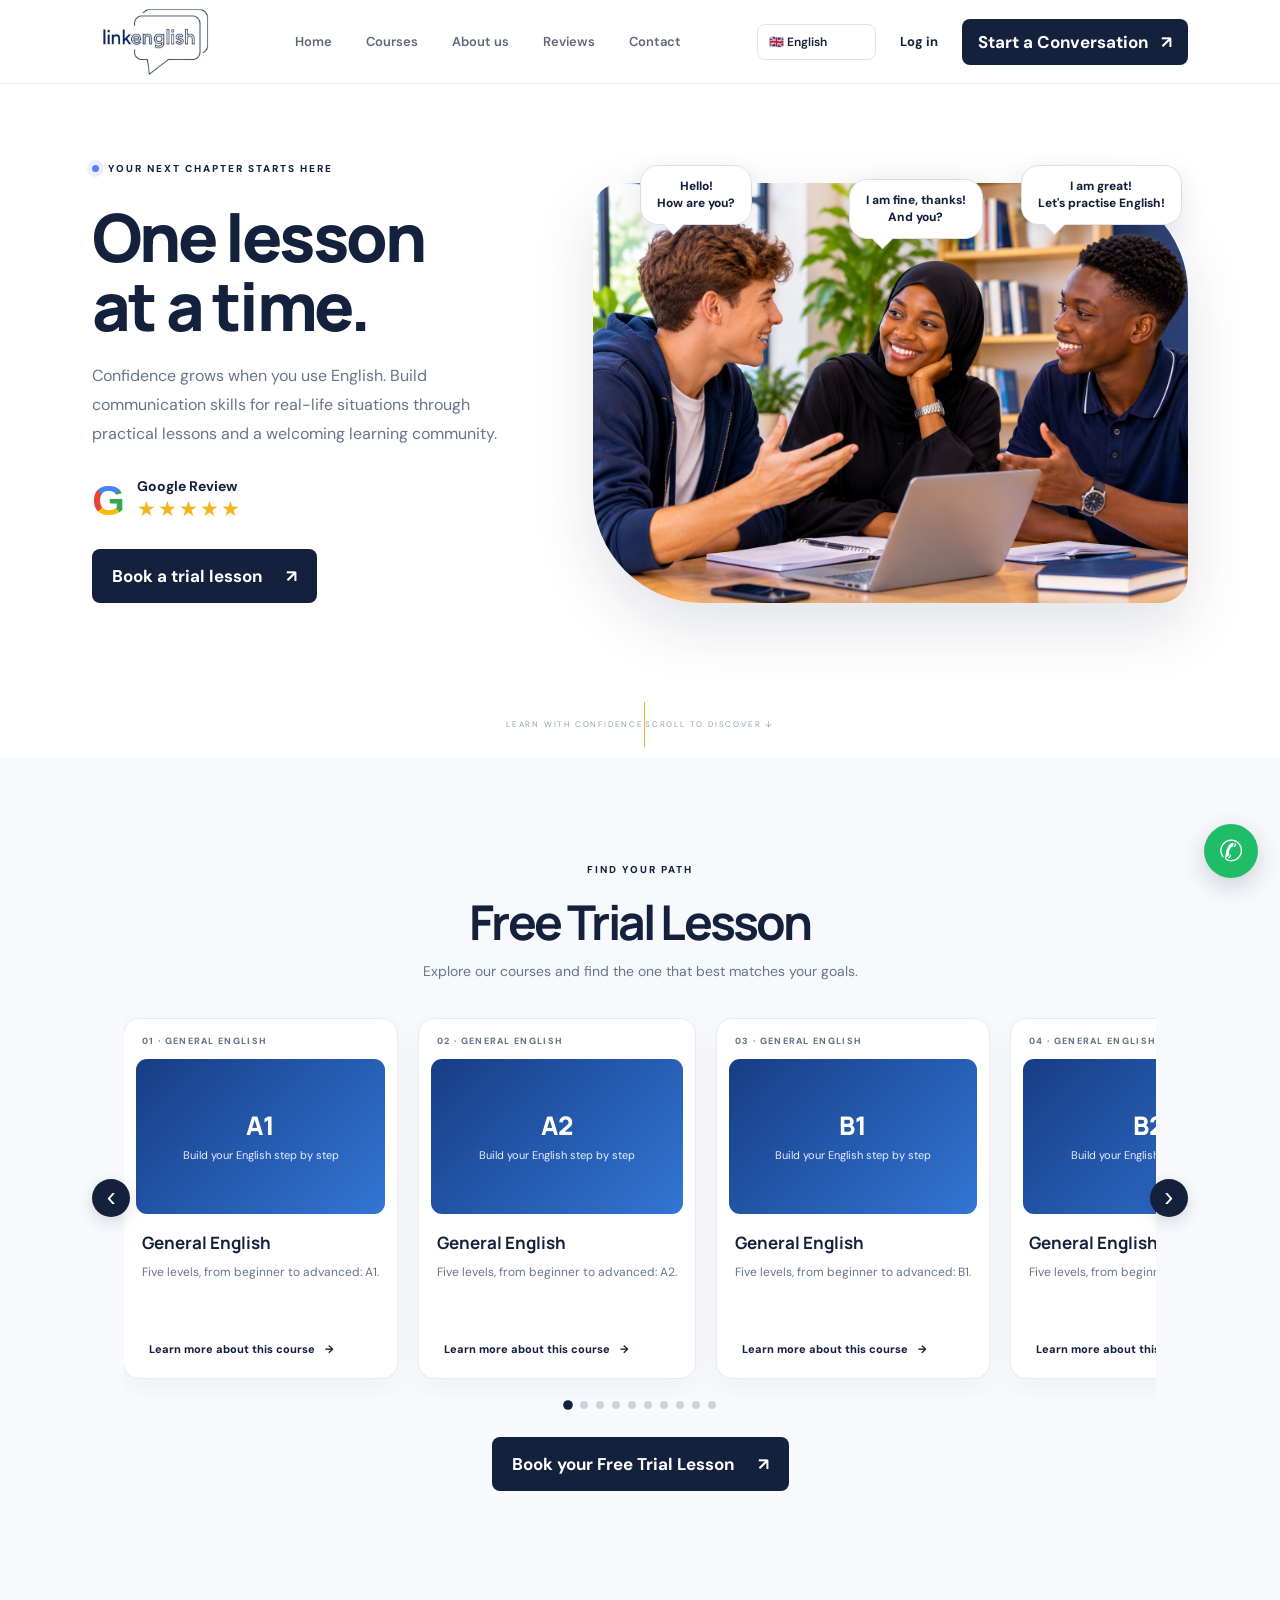
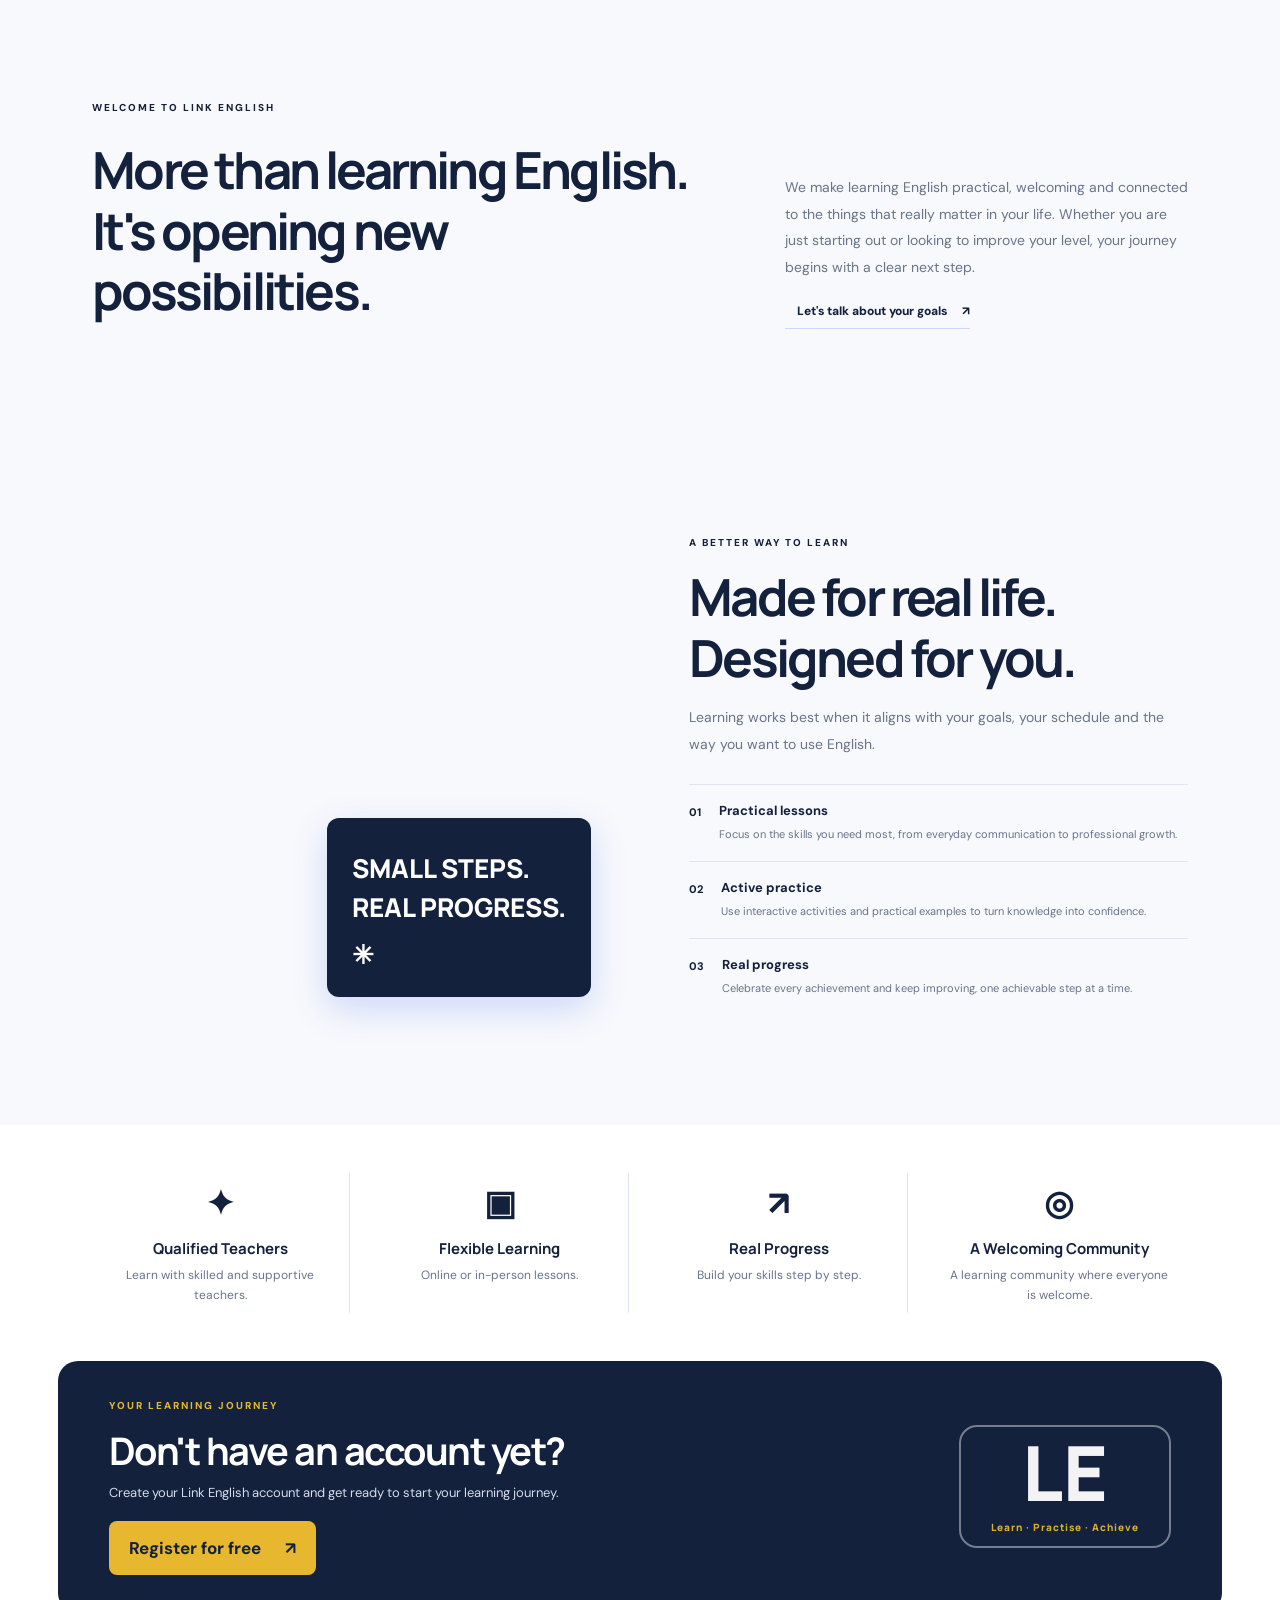
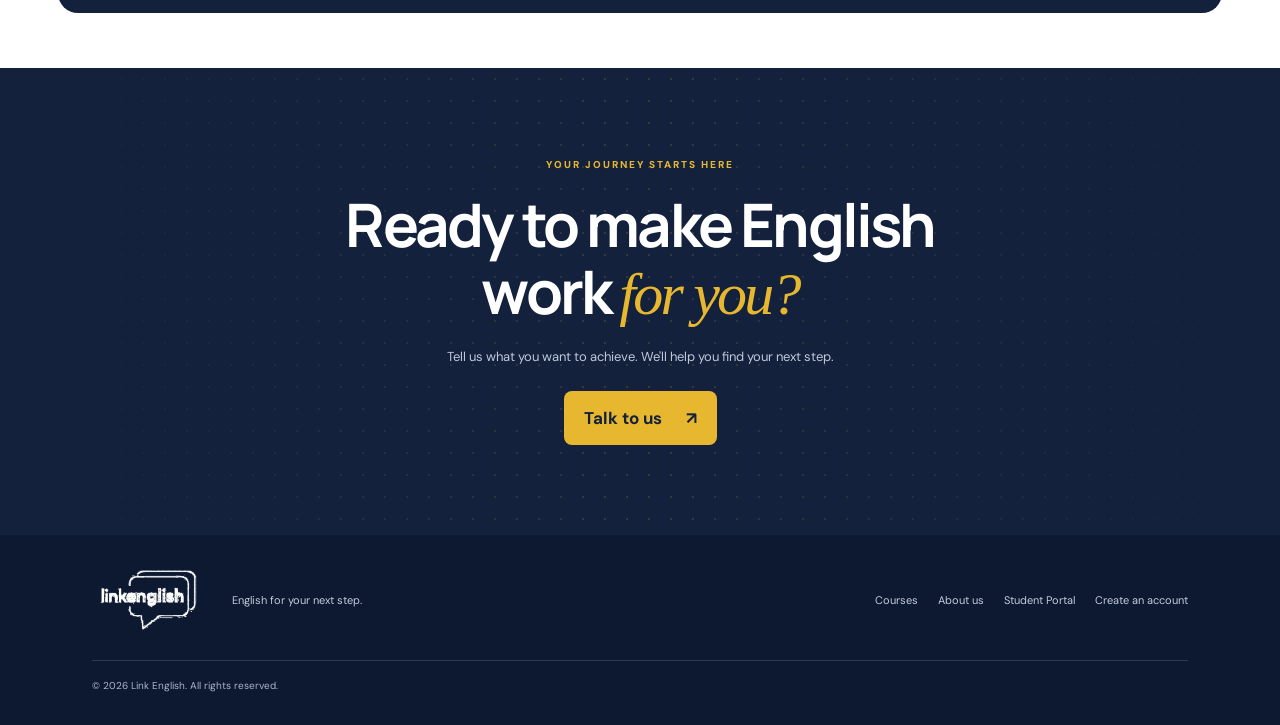
<file: link-english-website-v2-autoplay/index.html>
<!doctype html>
<html lang="en">
<head>
    <meta charset="utf-8">
    <meta name="viewport" content="width=device-width, initial-scale=1">

    <meta name="description" data-i18n="meta.description"
        content="Link English helps you develop English skills for real-life situations through practical lessons, expert guidance and flexible learning.">

    <meta name="theme-color" content="#14213d">

    <title>Link English — English for your next step</title>

    <link rel="preconnect" href="https://fonts.googleapis.com">
    <link rel="preconnect" href="https://fonts.gstatic.com" crossorigin>

    <link href="https://fonts.googleapis.com/css2?family=DM+Sans:wght@400;500;600;700&family=Manrope:wght@400;500;600;700;800&display=swap"
        rel="stylesheet">

    <link rel="stylesheet" href="styles.css">
    <link rel="stylesheet" href="course-details.css">
</head>

<body>

<header class="site-header">

    <a class="brand" href="#home" aria-label="Link English homepage">
        <img class="brand-logo" src="assets/link-english-logo.png" alt="Link English">
    </a>

    <button class="menu-toggle" id="menuToggle"
        aria-label="Open navigation" aria-expanded="false"
        aria-controls="mainNav" type="button">
        ☰
    </button>

    <nav id="mainNav">
        <a href="#home" data-i18n="nav.home">Home</a>
        <a href="#programs" data-i18n="nav.courses">Courses</a>
        <a href="#method" data-i18n="nav.about">About us</a>
        <a href="#reviews" data-i18n="nav.reviews">Reviews</a>
        <a href="#contact" data-i18n="nav.contact">Contact</a>
    </nav>

    <div class="header-actions">

        <select id="languageSelect" class="language-select"
            aria-label="Choose language">
            <option value="en">🇬🇧 English</option>
            <option value="pt">🇵🇹 Português</option>
            <option value="es">🇪🇸 Español</option>
            <option value="fr">🇫🇷 Français</option>
            <option value="ru">🇷🇺 Русский</option>
        </select>

        <a class="login-link" href="login.html" data-i18n="nav.login">Log in</a>

        <a class="btn btn-small whatsapp-link" data-whatsapp
            href="https://wa.me/258845441607">
            <span data-i18n="nav.start">Start a Conversation</span> <span>↗</span>
        </a>

    </div>
</header>

<main>

    <!-- HERO -->
    <section class="hero" id="home">

        <div class="hero-copy">

            <div class="eyebrow">
                <span class="eyebrow-dot"></span>
                <span data-i18n="hero.eyebrow">YOUR NEXT CHAPTER STARTS HERE</span>
            </div>

            <h1 data-i18n="hero.title">One lesson<br>at a time.</h1>

            <p class="hero-text" data-i18n="hero.description">
                Confidence grows when you use English.
                Build communication skills for real-life situations
                through practical lessons and a welcoming
                learning community.
            </p>

            <div class="google-evaluation" id="reviews">
                <span class="google-g" aria-hidden="true">G</span>
                <span>
                    <strong data-i18n="hero.google">Google Review</strong>
                    <span class="stars" aria-label="Five stars">★★★★★</span>
                </span>
            </div>

            <div class="hero-actions">
                <a class="btn whatsapp-link" data-whatsapp
                    href="https://wa.me/258845441607">
                    <span data-i18n="hero.trial">Book a trial lesson</span> <span>↗</span>
                </a>
            </div>

        </div>

        <div class="hero-visual">

            <div class="hero-image" role="img"
                aria-label="Three students from different backgrounds having a friendly conversation in English"
                data-i18n-attr="aria-label:hero.imageAlt">
            </div>

            <div class="speech-bubble bubble-one" data-i18n="hero.bubble1">
                Hello!<br>How are you?
            </div>

            <div class="speech-bubble bubble-two" data-i18n="hero.bubble2">
                I am fine, thanks!<br>And you?
            </div>

            <div class="speech-bubble bubble-three" data-i18n="hero.bubble3">
                I am great!<br>Let's practise English!
            </div>

            <div class="hero-orbit"></div>
        </div>

        <div class="hero-bottom">
            <span data-i18n="hero.bottom1">LEARN WITH CONFIDENCE</span>
            <span class="scroll-line"></span>
            <span data-i18n="hero.bottom2">SCROLL TO DISCOVER ↓</span>
        </div>

    </section>


    <!-- COURSES -->
    <section class="programs section-pad" id="programs">

        <div class="programs-intro">
            <div class="section-kicker" data-i18n="courses.kicker">FIND YOUR PATH</div>
            <h2 data-i18n="courses.heading">Free Trial Lesson</h2>
            <p data-i18n="courses.intro">
                Explore our courses and find the one that best matches your goals.
            </p>
        </div>

        <div class="carousel-wrap">

            <button class="carousel-arrow carousel-prev" type="button"
                aria-label="Previous courses" id="programPrev"
                data-i18n-attr="aria-label:carousel.previous">‹</button>

            <div class="program-carousel" id="programCarousel"
                tabindex="0" aria-label="English courses"
                data-i18n-attr="aria-label:carousel.label">

                <!-- 01 A1 -->
                <article class="course-card course-general">
                    <div class="course-number" data-i18n="course.a1.number">01 · GENERAL ENGLISH</div>
                    <div class="course-visual visual-general">
                        <span>A1</span>
                        <small data-i18n="course.general.tagline">Build your English step by step</small>
                    </div>
                    <div class="course-copy">
                        <h3 data-i18n="course.general.title">General English</h3>
                        <p data-i18n="course.a1.description">Five levels, from beginner to advanced: A1.</p>
                        <a class="whatsapp-link" data-whatsapp
                            data-message="Hello! I am interested in General English (A1–C1)."
                            href="#contact">
                            <span data-i18n="courses.learnMore">Learn more about this course</span> <span>→</span>
                        </a>
                    </div>
                </article>

                <!-- 02 A2 -->
                <article class="course-card course-general">
                    <div class="course-number" data-i18n="course.a2.number">02 · GENERAL ENGLISH</div>
                    <div class="course-visual visual-general">
                        <span>A2</span>
                        <small data-i18n="course.general.tagline">Build your English step by step</small>
                    </div>
                    <div class="course-copy">
                        <h3 data-i18n="course.general.title">General English</h3>
                        <p data-i18n="course.a2.description">Five levels, from beginner to advanced: A2.</p>
                        <a class="whatsapp-link" data-whatsapp
                            data-message="Hello! I am interested in General English (A1–C1)."
                            href="#contact">
                            <span data-i18n="courses.learnMore">Learn more about this course</span> <span>→</span>
                        </a>
                    </div>
                </article>

                <!-- 03 B1 -->
                <article class="course-card course-general">
                    <div class="course-number" data-i18n="course.b1.number">03 · GENERAL ENGLISH</div>
                    <div class="course-visual visual-general">
                        <span>B1</span>
                        <small data-i18n="course.general.tagline">Build your English step by step</small>
                    </div>
                    <div class="course-copy">
                        <h3 data-i18n="course.general.title">General English</h3>
                        <p data-i18n="course.b1.description">Five levels, from beginner to advanced: B1.</p>
                        <a class="whatsapp-link" data-whatsapp
                            data-message="Hello! I am interested in General English (A1–C1)."
                            href="#contact">
                            <span data-i18n="courses.learnMore">Learn more about this course</span> <span>→</span>
                        </a>
                    </div>
                </article>

                <!-- 04 B2 -->
                <article class="course-card course-general">
                    <div class="course-number" data-i18n="course.b2.number">04 · GENERAL ENGLISH</div>
                    <div class="course-visual visual-general">
                        <span>B2</span>
                        <small data-i18n="course.general.tagline">Build your English step by step</small>
                    </div>
                    <div class="course-copy">
                        <h3 data-i18n="course.general.title">General English</h3>
                        <p data-i18n="course.b2.description">Five levels, from beginner to advanced: B2.</p>
                        <a class="whatsapp-link" data-whatsapp
                            data-message="Hello! I am interested in General English (A1–C1)."
                            href="#contact">
                            <span data-i18n="courses.learnMore">Learn more about this course</span> <span>→</span>
                        </a>
                    </div>
                </article>

                <!-- 05 C1 -->
                <article class="course-card course-general">
                    <div class="course-number" data-i18n="course.c1.number">05 · GENERAL ENGLISH</div>
                    <div class="course-visual visual-general">
                        <span>C1</span>
                        <small data-i18n="course.general.tagline">Build your English step by step</small>
                    </div>
                    <div class="course-copy">
                        <h3 data-i18n="course.general.title">General English</h3>
                        <p data-i18n="course.c1.description">Five levels, from beginner to advanced: C1.</p>
                        <a class="whatsapp-link" data-whatsapp
                            data-message="Hello! I am interested in General English (A1–C1)."
                            href="#contact">
                            <span data-i18n="courses.learnMore">Learn more about this course</span> <span>→</span>
                        </a>
                    </div>
                </article>

                <!-- 06 BUSINESS 1 -->
                <article class="course-card course-business">
                    <div class="course-number" data-i18n="course.business1.number">06 · CAREER</div>
                    <div class="course-visual visual-business">
                        <span data-i18n="course.business1.title">Business English 1</span>
                        <small data-i18n="course.business1.tagline">Professional communication</small>
                    </div>
                    <div class="course-copy">
                        <h3 data-i18n="course.business1.title">Business English 1</h3>
                        <p data-i18n="course.business1.description">
                            Build a strong foundation for communication in the workplace, emails and meetings.
                        </p>
                        <a class="whatsapp-link" data-whatsapp
                            data-message="Hello! I am interested in Business English 1."
                            href="#contact">
                            <span data-i18n="courses.learnMore">Learn more about this course</span> <span>→</span>
                        </a>
                    </div>
                </article>

                <!-- 07 BUSINESS 2 -->
                <article class="course-card course-business-two">
                    <div class="course-number" data-i18n="course.business2.number">07 · CAREER</div>
                    <div class="course-visual visual-business-two">
                        <span data-i18n="course.business2.title">Business English 2</span>
                        <small data-i18n="course.business2.tagline">Communicate with impact</small>
                    </div>
                    <div class="course-copy">
                        <h3 data-i18n="course.business2.title">Business English 2</h3>
                        <p data-i18n="course.business2.description">
                            Develop advanced language skills for presentations, negotiations and leadership.
                        </p>
                        <a class="whatsapp-link" data-whatsapp
                            data-message="Hello! I am interested in Business English 2."
                            href="#contact">
                            <span data-i18n="courses.learnMore">Learn more about this course</span> <span>→</span>
                        </a>
                    </div>
                </article>

                <!-- 08 IT -->
                <article class="course-card course-it">
                    <div class="course-number" data-i18n="course.it.number">08 · TECHNOLOGY</div>
                    <div class="course-visual visual-it">
                        <span data-i18n="course.it.title">English for IT</span>
                        <small data-i18n="course.it.tagline">Language for the digital world</small>
                    </div>
                    <div class="course-copy">
                        <h3 data-i18n="course.it.title">English for IT</h3>
                        <p data-i18n="course.it.description">
                            Learn technical vocabulary and develop communication skills for the technology sector and IT careers.
                        </p>
                        <a class="whatsapp-link" data-whatsapp
                            data-message="Hello! I am interested in the English for IT course."
                            href="#contact">
                            <span data-i18n="courses.learnMore">Learn more about this course</span> <span>→</span>
                        </a>
                    </div>
                </article>

                <!-- 09 TOURISM -->
                <article class="course-card course-tourism">
                    <div class="course-number" data-i18n="course.tourism.number">09 · HOSPITALITY AND TOURISM</div>
                    <div class="course-visual visual-tourism">
                        <span data-i18n="course.tourism.title">English for Tourism</span>
                        <small data-i18n="course.tourism.tagline">Welcome the world</small>
                    </div>
                    <div class="course-copy">
                        <h3 data-i18n="course.tourism.title">English for Tourism</h3>
                        <p data-i18n="course.tourism.description">
                            Practise the English used in travel, hotels, hospitality and customer service.
                        </p>
                        <a class="whatsapp-link" data-whatsapp
                            data-message="Hello! I am interested in the English for Tourism course."
                            href="#contact">
                            <span data-i18n="courses.learnMore">Learn more about this course</span> <span>→</span>
                        </a>
                    </div>
                </article>

                <!-- 10 GRAMMAR -->
                <article class="course-card course-grammar">
                    <div class="course-number" data-i18n="course.grammar.number">10 · LANGUAGE SKILLS</div>
                    <div class="course-visual visual-grammar">
                        <span data-i18n="course.grammar.title">Grammar</span>
                        <small data-i18n="course.grammar.tagline">Understand how English works</small>
                    </div>
                    <div class="course-copy">
                        <h3 data-i18n="course.grammar.title">Grammar</h3>
                        <p data-i18n="course.grammar.description">
                            Strengthen your sentence structure, accuracy and confidence through the study of English grammar.
                        </p>
                        <a class="whatsapp-link" data-whatsapp
                            data-message="Hello! I am interested in the Grammar course."
                            href="#contact">
                            <span data-i18n="courses.learnMore">Learn more about this course</span> <span>→</span>
                        </a>
                    </div>
                </article>

            </div>

            <button class="carousel-arrow carousel-next" type="button"
                aria-label="Next courses" id="programNext"
                data-i18n-attr="aria-label:carousel.next">›</button>

        </div>

        <div class="carousel-dots" id="carouselDots"
            aria-label="Carousel position"
            data-i18n-attr="aria-label:carousel.position"></div>

        <a class="btn trial-button whatsapp-link" data-whatsapp
            data-message="Hello! I would like to book a free trial lesson at Link English."
            href="#contact">
            <span data-i18n="courses.bookTrial">Book your Free Trial Lesson</span> <span>↗</span>
        </a>

    </section>


    <!-- INTRODUCTION -->
    <section class="intro section-pad" id="about">

        <div class="section-kicker" data-i18n="intro.kicker">WELCOME TO LINK ENGLISH</div>

        <div class="intro-grid">

            <h2 data-i18n="intro.title">
                More than learning English.<br>
                <span>It's opening new possibilities.</span>
            </h2>

            <div>
                <p data-i18n="intro.description">
                    We make learning English practical, welcoming and connected to the things that really matter in your life. Whether you are just starting out or looking to improve your level, your journey begins with a clear next step.
                </p>

                <a class="under-link whatsapp-link" data-whatsapp
                    href="https://wa.me/258845441607">
                    <span data-i18n="intro.link">Let's talk about your goals</span> <span>↗</span>
                </a>
            </div>

        </div>
    </section>


    <!-- METHOD -->
    <section class="method section-pad">

        <div class="method-visual">
            <div class="method-photo"></div>

            <div class="method-stamp">
                <span data-i18n="method.stamp">SMALL STEPS.<br>REAL PROGRESS.</span>
                <span>✳</span>
            </div>
        </div>

        <div class="method-copy">

            <div class="section-kicker" data-i18n="method.kicker">A BETTER WAY TO LEARN</div>

            <h2 data-i18n="method.title">
                Made for real life.<br>
                <span>Designed for you.</span>
            </h2>

            <p data-i18n="method.description">
                Learning works best when it aligns with your goals, your schedule and the way you want to use English.
            </p>

            <div class="method-list">

                <div>
                    <span>01</span>
                    <section>
                        <h3 data-i18n="method.oneTitle">Practical lessons</h3>
                        <p data-i18n="method.oneText">
                            Focus on the skills you need most, from everyday communication to professional growth.
                        </p>
                    </section>
                </div>

                <div>
                    <span>02</span>
                    <section>
                        <h3 data-i18n="method.twoTitle">Active practice</h3>
                        <p data-i18n="method.twoText">
                            Use interactive activities and practical examples to turn knowledge into confidence.
                        </p>
                    </section>
                </div>

                <div>
                    <span>03</span>
                    <section>
                        <h3 data-i18n="method.threeTitle">Real progress</h3>
                        <p data-i18n="method.threeText">
                            Celebrate every achievement and keep improving, one achievable step at a time.
                        </p>
                    </section>
                </div>

            </div>
        </div>
    </section>


    <!-- BENEFITS -->
    <section class="benefits section-pad">

        <div class="benefit">
            <span>✦</span>
            <h3 data-i18n="benefits.teachers">Qualified Teachers</h3>
            <p data-i18n="benefits.teachersText">Learn with skilled and supportive teachers.</p>
        </div>

        <div class="benefit">
            <span>▣</span>
            <h3 data-i18n="benefits.flexible">Flexible Learning</h3>
            <p data-i18n="benefits.flexibleText">Online or in-person lessons.</p>
        </div>

        <div class="benefit">
            <span>↗</span>
            <h3 data-i18n="benefits.progress">Real Progress</h3>
            <p data-i18n="benefits.progressText">Build your skills step by step.</p>
        </div>

        <div class="benefit">
            <span>◎</span>
            <h3 data-i18n="benefits.community">A Welcoming Community</h3>
            <p data-i18n="benefits.communityText">A learning community where everyone is welcome.</p>
        </div>

    </section>


    <!-- SIGNUP -->
    <section class="signup-banner">

        <div>
            <div class="section-kicker" data-i18n="signup.kicker">YOUR LEARNING JOURNEY</div>

            <h2 data-i18n="signup.title">Don't have an account yet?</h2>

            <p data-i18n="signup.description">
                Create your Link English account and get ready to start your learning journey.
            </p>

            <a class="btn btn-gold" href="signup.html">
                <span data-i18n="signup.button">Register for free</span> <span>↗</span>
            </a>
        </div>

        <div class="signup-decoration" aria-hidden="true">
            LE<br>
            <span data-i18n="signup.decoration">Learn · Practise · Achieve</span>
        </div>

    </section>


    <!-- CONTACT -->
    <section class="cta-section" id="contact">

        <div class="cta-pattern"></div>

        <div class="cta-content">

            <div class="section-kicker" data-i18n="contact.kicker">YOUR JOURNEY STARTS HERE</div>

            <h2 data-i18n="contact.title">
                Ready to make English<br>
                work <em>for you?</em>
            </h2>

            <p data-i18n="contact.description">
                Tell us what you want to achieve. We'll help you find your next step.
            </p>

            <a class="btn btn-white whatsapp-link" data-whatsapp
                href="https://wa.me/258845441607">
                <span data-i18n="contact.button">Talk to us</span> <span>↗</span>
            </a>

        </div>
    </section>

</main>


<!-- FOOTER -->
<footer class="site-footer">

    <a class="brand brand-footer" href="#home">
        <img class="brand-logo" src="assets/link-english-logo.png" alt="Link English">
    </a>

    <p data-i18n="footer.tagline">English for your next step.</p>

    <div class="footer-links">
        <a href="#programs" data-i18n="nav.courses">Courses</a>
        <a href="#method" data-i18n="nav.about">About us</a>
        <a href="login.html" data-i18n="footer.portal">Student Portal</a>
        <a href="signup.html" data-i18n="footer.createAccount">Create an account</a>
    </div>

    <small>
        © <span id="year"></span> Link English.
        <span data-i18n="footer.rights">All rights reserved.</span>
    </small>

</footer>


<!-- FLOATING WHATSAPP -->
<a class="floating-whatsapp whatsapp-link" data-whatsapp
    href="https://wa.me/258845441607"
    aria-label="Contact Link English on WhatsApp"
    data-i18n-attr="aria-label:footer.whatsapp">
    ✆
</a>


<script src="translations.js"></script>
<script src="script.js"></script>
<script src="course-details.js"></script>
</body>
</html>
</file>
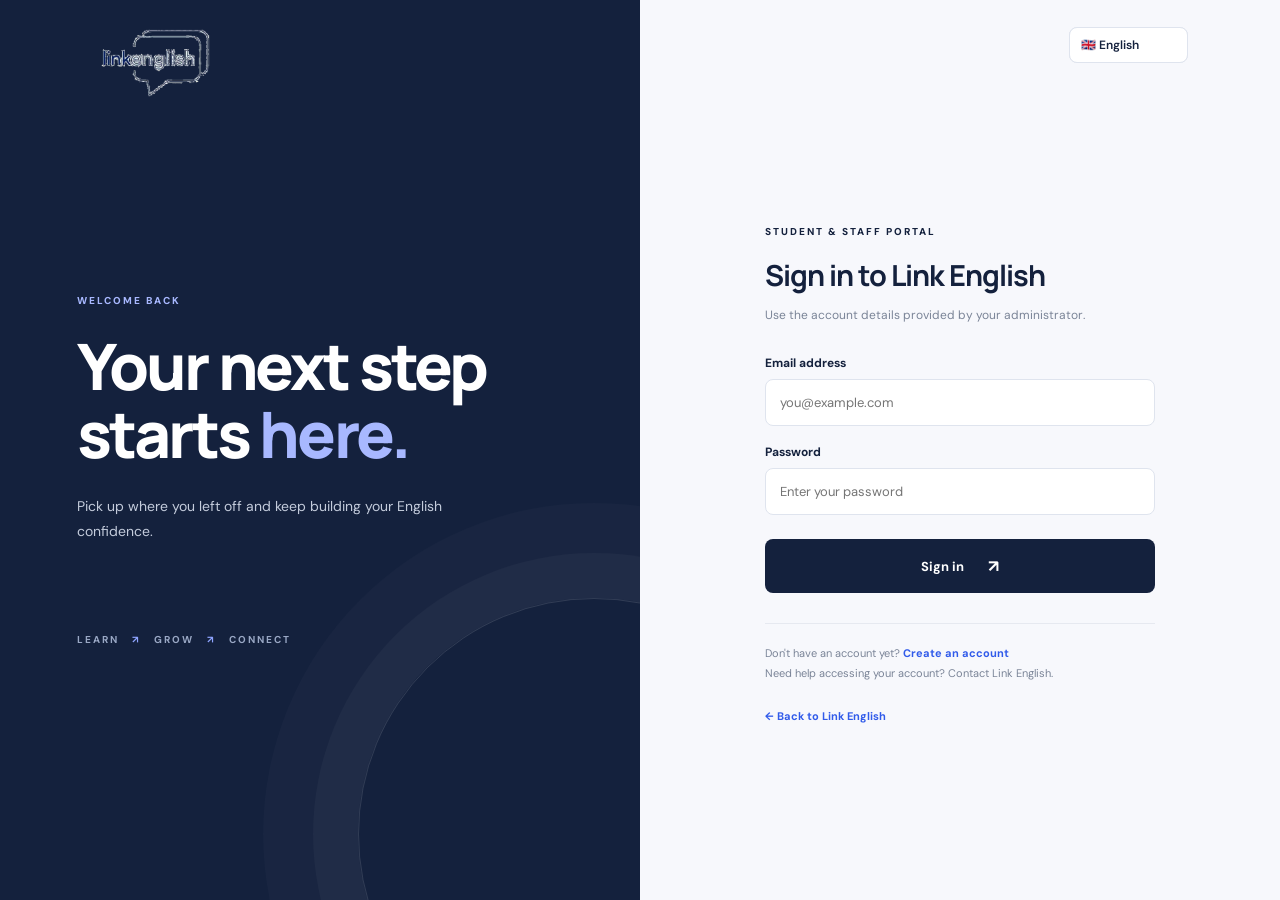
<file: link-english-website-v2-autoplay/login.html>
<!doctype html>
<html lang="en">

<head>
    <meta charset="utf-8">
    <meta name="viewport" content="width=device-width, initial-scale=1">

    <title>Log in — Link English</title>

    <link href="https://fonts.googleapis.com/css2?family=DM+Sans:wght@400;500;600;700&family=Manrope:wght@400;500;600;700;800&display=swap" rel="stylesheet">

        <div class="login-language-control">
    <select
        id="languageSelect"
        class="language-select"
        aria-label="Choose language"
    >
        <option value="en">🇬🇧 English</option>
        <option value="pt">🇵🇹 Português</option>
        <option value="es">🇪🇸 Español</option>
        <option value="fr">🇫🇷 Français</option>
        <option value="ru">🇷🇺 Русский</option>
    </select>
</div>
    <link rel="stylesheet" href="styles.css">
    <link rel="stylesheet" href="login.css">
</head>

<body class="login-page">

    <a class="brand login-brand" href="index.html">
        <img class="brand-logo" src="assets/link-english-logo.png" alt="Link English">
    </a>

    <div class="login-language-control">
        <select id="languageSelect" class="language-select" aria-label="Choose language">
            <option value="en">🇬🇧 English</option>
            <option value="pt">🇵🇹 Português</option>
            <option value="es">🇪🇸 Español</option>
            <option value="fr">🇫🇷 Français</option>
            <option value="ru">🇷🇺 Русский</option>
        </select>
    </div>

    <main class="login-layout">

        <section class="login-promo">

            <div class="section-kicker">WELCOME BACK</div>

            <h1>
                Your next step<br>
                starts <span>here.</span>
            </h1>

            <p>
                Pick up where you left off and keep building your English confidence.
            </p>

            <div class="login-deco">
                LEARN <span>↗</span> GROW <span>↗</span> CONNECT
            </div>

        </section>

        <section class="login-panel">

            <div class="login-box">

                <div class="section-kicker">STUDENT & STAFF PORTAL</div>

                <h2>Sign in to Link English</h2>

                <p class="login-muted">
                    Use the account details provided by your administrator.
                </p>

                <form id="loginForm">

                    <label for="email">Email address</label>

                    <input
                        id="email"
                        type="email"
                        placeholder="you@example.com"
                        required
                        autocomplete="username"
                    >

                    <label for="password">Password</label>

                    <input
                        id="password"
                        type="password"
                        placeholder="Enter your password"
                        required
                        autocomplete="current-password"
                    >

                    <button class="btn login-submit" type="submit">
                        Sign in <span>↗</span>
                    </button>

                    <p id="loginMessage" class="login-message" role="status"></p>

                </form>

                <div class="login-help">
                    Don't have an account yet?
                    <a href="signup.html">Create an account</a>
                    <br>
                    Need help accessing your account? Contact Link English.
                </div>

                <a class="back-link" href="index.html">
                    ← Back to Link English
                </a>

            </div>

        </section>

    </main>

    <script src="translations.js"></script>
    <script src="login.js"></script>

</body>
</html>
</file>
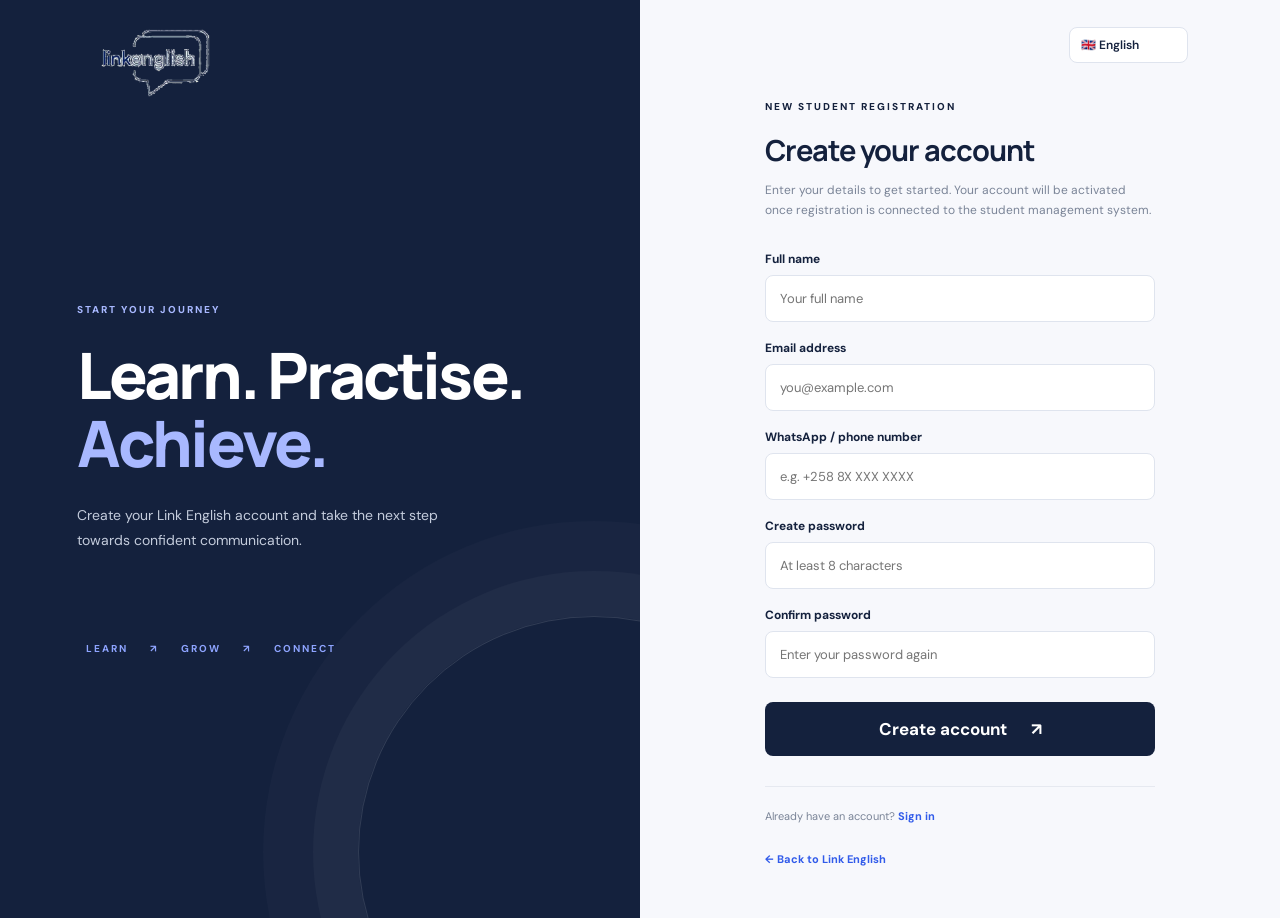
<file: link-english-website-v2-autoplay/signup.html>
<!doctype html>
<html lang="en">

<head>
    <meta charset="utf-8">
    <meta name="viewport" content="width=device-width, initial-scale=1">
    <meta name="theme-color" content="#14213d">

    <title data-i18n="signup.pageTitle">
        Create an account — Link English
    </title>

    <!-- Google Fonts -->
    <link
        href="https://fonts.googleapis.com/css2?family=DM+Sans:wght@400;500;600;700&family=Manrope:wght@400;500;600;700;800&display=swap"
        rel="stylesheet"
    >

    <!-- CSS -->
    <link rel="stylesheet" href="styles.css">
    <link rel="stylesheet" href="login.css">

</head>

<body class="login-page">

    <!-- Language Selector -->
    <div class="login-language-control">

        <select
            id="languageSelect"
            class="language-select"
            aria-label="Choose language"
        >
            <option value="en">🇬🇧 English</option>
            <option value="pt">🇵🇹 Português</option>
            <option value="es">🇪🇸 Español</option>
            <option value="fr">🇫🇷 Français</option>
            <option value="ru">🇷🇺 Русский</option>
        </select>

    </div>


    <!-- Logo -->
    <a class="brand login-brand" href="index.html">

        <img
            class="brand-logo"
            src="assets/link-english-logo.png"
            alt="Link English"
        >

    </a>


    <main class="login-layout">

        <!-- Promotional Panel -->
        <section class="login-promo">

            <div
                class="section-kicker"
                data-i18n="signup.promoKicker"
            >
                START YOUR JOURNEY
            </div>

            <h1 data-i18n="signup.promoTitle">
                Learn. Practise.<br>
                <span>Achieve.</span>
            </h1>

            <p data-i18n="signup.promoDescription">
                Create your Link English account and take the next step
                towards confident communication.
            </p>

            <div class="login-deco">
                <span data-i18n="common.learn">LEARN</span>
                <span>↗</span>
                <span data-i18n="common.grow">GROW</span>
                <span>↗</span>
                <span data-i18n="common.connect">CONNECT</span>
            </div>

        </section>


        <!-- Registration Panel -->
        <section class="login-panel">

            <div class="login-box">

                <div
                    class="section-kicker"
                    data-i18n="signup.formKicker"
                >
                    NEW STUDENT REGISTRATION
                </div>

                <h2 data-i18n="signup.heading">
                    Create your account
                </h2>

                <p
                    class="login-muted"
                    data-i18n="signup.description"
                >
                    Enter your details to get started. Your account
                    will be activated once registration is connected
                    to the student management system.
                </p>


                <!-- Registration Form -->
                <form id="signupForm">

                    <!-- Full Name -->
                    <label
                        for="fullName"
                        data-i18n="signup.fullName"
                    >
                        Full name
                    </label>

                    <input
                        id="fullName"
                        name="fullName"
                        type="text"
                        placeholder="Your full name"
                        data-i18n-placeholder="signup.fullNamePlaceholder"
                        required
                        autocomplete="name"
                    >


                    <!-- Email -->
                    <label
                        for="signupEmail"
                        data-i18n="signup.email"
                    >
                        Email address
                    </label>

                    <input
                        id="signupEmail"
                        name="email"
                        type="email"
                        placeholder="you@example.com"
                        data-i18n-placeholder="signup.emailPlaceholder"
                        required
                        autocomplete="email"
                    >


                    <!-- Phone Number -->
                    <label
                        for="signupPhone"
                        data-i18n="signup.phone"
                    >
                        WhatsApp / phone number
                    </label>

                    <input
                        id="signupPhone"
                        name="phone"
                        type="tel"
                        placeholder="e.g. +258 8X XXX XXXX"
                        data-i18n-placeholder="signup.phonePlaceholder"
                        required
                        autocomplete="tel"
                    >


                    <!-- Password -->
                    <label
                        for="signupPassword"
                        data-i18n="signup.password"
                    >
                        Create password
                    </label>

                    <input
                        id="signupPassword"
                        name="password"
                        type="password"
                        placeholder="At least 8 characters"
                        data-i18n-placeholder="signup.passwordPlaceholder"
                        minlength="8"
                        required
                        autocomplete="new-password"
                    >


                    <!-- Confirm Password -->
                    <label
                        for="confirmPassword"
                        data-i18n="signup.confirmPassword"
                    >
                        Confirm password
                    </label>

                    <input
                        id="confirmPassword"
                        name="confirmPassword"
                        type="password"
                        placeholder="Enter your password again"
                        data-i18n-placeholder="signup.confirmPasswordPlaceholder"
                        minlength="8"
                        required
                        autocomplete="new-password"
                    >


                    <!-- Submit Button -->
                    <button
                        class="btn login-submit"
                        type="submit"
                    >
                        <span data-i18n="signup.submit">
                            Create account
                        </span>
                        <span>↗</span>
                    </button>


                    <!-- Form Feedback -->
                    <p
                        id="signupMessage"
                        class="login-message"
                        role="status"
                        aria-live="polite"
                    ></p>

                </form>


                <!-- Login Link -->
                <div class="login-help">

                    <span data-i18n="signup.alreadyHaveAccount">
                        Already have an account?
                    </span>

                    <a
                        href="login.html"
                        data-i18n="signup.loginLink"
                    >
                        Sign in
                    </a>

                </div>


                <!-- Back to Homepage -->
                <a
                    class="back-link"
                    href="index.html"
                    data-i18n="signup.backHome"
                >
                    ← Back to Link English
                </a>

            </div>

        </section>

    </main>


    <!-- JavaScript -->
    <script src="translations.js"></script>
    <script src="signup.js"></script>

</body>
</html>
</file>
<file: link-english-website-v2-autoplay/styles.css>
:root {
    --navy: #14213d;
    --blue: #14213d;
    --blue2: #0d172d;
    --gold: #d6ad45;
    --ink: #17233e;
    --muted: #69748a;
    --paper: #f8f9fc;
    --line: #e7eaf1;
    --white: #fff;
}

* {
    box-sizing: border-box;
}

html {
    scroll-behavior: smooth;
}

body {
    margin: 0;
    font-family: "DM Sans", sans-serif;
    color: var(--ink);
    background: #fff;
}

a {
    color: inherit;
    text-decoration: none;
}

/* HEADER */
.site-header {
    height: 84px;
    display: flex;
    align-items: center;
    justify-content: space-between;
    padding: 0 7.2%;
    border-bottom: 1px solid #f0f1f5;
    background: #fff;
    position: sticky;
    top: 0;
    z-index: 10;
}

.brand {
    display: flex;
    align-items: center;
    gap: 10px;
    font-family: Manrope, sans-serif;
    font-weight: 800;
    font-size: 21px;
    letter-spacing: -1px;
}

.brand-logo {
    display: block;
    width: 126px;
    height: 72px;
    object-fit: contain;
}

.brand-light {
    font-weight: 500;
    color: #788196;
}

.brand-mark {
    display: grid;
    place-items: center;
    width: 35px;
    height: 35px;
    border-radius: 11px;
    background: var(--blue);
    color: white;
    font-size: 19px;
    letter-spacing: -2px;
}

.brand-mark span {
    font-size: 10px;
    position: relative;
    top: -8px;
    left: 1px;
}

.site-header nav {
    display: flex;
    gap: 34px;
    color: #5f687a;
    font-size: 13px;
    font-weight: 600;
}

.site-header nav a:hover,
.login-link:hover {
    color: var(--blue);
}

.header-actions {
    display: flex;
    align-items: center;
    gap: 24px;
    font-size: 13px;
    font-weight: 700;
}

.btn {
    display: inline-flex;
    align-items: center;
    justify-content: center;
    gap: 24px;
    background: var(--blue);
    color: white;
    padding: 16px 20px;
    border-radius: 8px;
    font-size: 13px;
    font-weight: 700;
    transition: .2s;
}

.btn:hover {
    background: var(--blue2);
    transform: translateY(-2px);
}

.btn span {
    font-size: 17px;
}

.btn-small {
    padding: 12px 16px;
    gap: 13px;
}

.menu-toggle {
    display: none;
    background: none;
    border: 0;
    font-size: 25px;
    color: var(--navy);
}

/* HERO */
.hero {
    padding: 84px 7.2% 0;
    display: grid;
    grid-template-columns: 1fr 1fr;
    min-height: 635px;
    position: relative;
    overflow: hidden;
}

.hero-copy {
    padding: 34px 0 75px;
    position: relative;
    z-index: 2;
}

.eyebrow,
.section-kicker {
    font-size: 10px;
    letter-spacing: 2px;
    font-weight: 800;
    color: var(--blue);
}

.eyebrow {
    display: flex;
    align-items: center;
    gap: 9px;
}

.eyebrow-dot {
    width: 7px;
    height: 7px;
    background: #5d7dff;
    border-radius: 50%;
    box-shadow: 0 0 0 5px #edf0ff;
}

h1,
h2,
h3,
p {
    margin-top: 0;
}

h1,
h2 {
    font-family: Manrope, sans-serif;
    letter-spacing: -2.8px;
}

h1 {
    font-size: clamp(48px, 5.4vw, 76px);
    line-height: 1.07;
    margin: 27px 0 22px;
    font-weight: 800;
}

h1 span,
h2 span {
    color: var(--blue);
}

.hero-text {
    font-size: 16px;
    line-height: 1.8;
    color: var(--muted);
    max-width: 440px;
}

.hero-actions {
    display: flex;
    align-items: center;
    gap: 25px;
    margin-top: 31px;
}

.text-link {
    font-size: 12px;
    font-weight: 700;
    display: flex;
    align-items: center;
    gap: 10px;
}

.play {
    width: 27px;
    height: 27px;
    display: grid;
    place-items: center;
    border: 1px solid #dfe3ed;
    border-radius: 50%;
    font-size: 9px;
    color: var(--blue);
}

.trust-row {
    display: flex;
    align-items: center;
    gap: 13px;
    margin-top: 52px;
}

.avatar-stack {
    display: flex;
}

.avatar-stack span {
    width: 31px;
    height: 31px;
    border-radius: 50%;
    border: 2px solid white;
    background: #dce5ff;
    color: #2848b7;
    display: grid;
    place-items: center;
    font-size: 10px;
    font-weight: 800;
    margin-left: -6px;
}

.avatar-stack span:first-child {
    margin-left: 0;
    background: #f3d8c8;
    color: #87513c;
}

.avatar-stack span:nth-child(2) {
    background: #d9e9dc;
    color: #35684b;
}

.trust-row strong,
.trust-row small {
    display: block;
}

.trust-row strong {
    font-size: 11px;
}

.trust-row small {
    font-size: 10px;
    color: #81899a;
    margin-top: 4px;
}

.hero-visual {
    position: relative;
    min-height: 485px;
}

.hero-image {
    position: absolute;
    right: 2%;
    top: 0;
    width: 83%;
    height: 440px;
    border-radius: 180px 180px 20px 20px;
    background:
        linear-gradient(180deg, rgba(20,33,61,.02), rgba(20,33,61,.08)),
        url("assets/students-conversation.png") center/cover;
    z-index: 1;
}

.hero-orbit {
    position: absolute;
    width: 390px;
    height: 390px;
    border: 1px solid #e4e9ff;
    border-radius: 50%;
    right: -28%;
    top: 28px;
}

.floating-card {
    position: absolute;
    background: white;
    z-index: 3;
    box-shadow: 0 18px 50px #1c2c5114;
    border: 1px solid #f0f2f7;
    border-radius: 13px;
}

.progress-card {
    left: -1%;
    top: 115px;
    padding: 17px;
    display: flex;
    gap: 12px;
    align-items: center;
}

.card-icon {
    width: 36px;
    height: 36px;
    display: grid;
    place-items: center;
    background: #eef1ff;
    border-radius: 10px;
    color: var(--blue);
    font-size: 20px;
}

.progress-card small,
.progress-card strong {
    display: block;
}

.progress-card small {
    font-size: 8px;
    letter-spacing: 1px;
    color: #858da0;
    margin-bottom: 6px;
}

.progress-card strong {
    font-size: 11px;
}

.progress-line {
    height: 4px;
    background: #e8ecfa;
    border-radius: 5px;
    margin-top: 10px;
    width: 150px;
}

.progress-line span {
    display: block;
    width: 70%;
    height: 100%;
    background: var(--blue);
    border-radius: 5px;
}

.quote-card {
    bottom: 32px;
    right: -1%;
    width: 215px;
    padding: 16px 18px;
}

.quote-mark {
    font-family: Georgia;
    font-size: 36px;
    color: var(--blue);
    line-height: 1;
}

.quote-card p {
    font-family: Manrope, sans-serif;
    font-size: 13px;
    line-height: 1.5;
    font-weight: 700;
    margin: 0 0 12px;
}

.quote-card small {
    font-size: 7px;
    letter-spacing: 1px;
    color: #828ba0;
}

/* NEW ANIMATED SCROLL INDICATOR */
.hero-bottom {
    grid-column: 1 / -1;
    display: flex;
    align-items: center;
    justify-content: center;
    padding: 25px 0 30px;
    color: #929bad;
    font-size: 8px;
    letter-spacing: 1.8px;
}

.scroll-line {
    width: 1px;
    height: 45px;
    background: var(--gold);
    position: relative;
    overflow: hidden;
}

.scroll-line::after {
    content: "";
    position: absolute;
    top: -100%;
    left: 0;
    width: 1px;
    height: 100%;
    background: white;
    animation: scrollLineMove 1.5s ease-in-out infinite;
}

@keyframes scrollLineMove {
    0% {
        top: -100%;
    }
    100% {
        top: 100%;
    }
}

/* GENERAL SECTIONS */
.section-pad {
    padding: 105px 7.2%;
}

.intro {
    background: var(--paper);
}

.intro-grid {
    display: grid;
    grid-template-columns: 1.2fr .8fr;
    gap: 8%;
    align-items: end;
    margin-top: 25px;
}

.intro h2,
.section-heading h2,
.method h2 {
    font-size: clamp(34px, 4vw, 52px);
    line-height: 1.18;
    margin-bottom: 0;
}

.intro-grid p,
.section-heading > p,
.method-copy > p {
    font-size: 14px;
    line-height: 1.9;
    color: var(--muted);
    margin-bottom: 19px;
}

.under-link {
    font-size: 12px;
    font-weight: 800;
    color: var(--blue);
    border-bottom: 1px solid #cdd6ff;
    padding-bottom: 9px;
}

.under-link span {
    padding-left: 12px;
}

.section-heading {
    display: flex;
    justify-content: space-between;
    align-items: end;
    margin-bottom: 38px;
}

.section-heading h2 {
    margin-top: 16px;
}

.section-heading > p {
    margin: 0 0 4px;
}

/* PROGRAMS */
.program-grid {
    display: grid;
    grid-template-columns: repeat(3, 1fr);
    gap: 18px;
}

.program-card {
    border-radius: 14px;
    overflow: hidden;
    border: 1px solid #edf0f5;
}

.program-blue {
    background: #eef2ff;
}

.program-cream {
    background: #f7f2e9;
}

.program-lilac {
    background: #f2efff;
}

.program-top {
    padding: 19px 20px 0;
    display: flex;
    align-items: center;
    justify-content: space-between;
    font-size: 9px;
    font-weight: 800;
    letter-spacing: 1.5px;
    color: #68728a;
}

.round-arrow {
    width: 29px;
    height: 29px;
    border: 1px solid #d7ddef;
    border-radius: 50%;
    display: grid;
    place-items: center;
    font-size: 15px;
    color: var(--navy);
}

.program-art {
    height: 175px;
    position: relative;
    overflow: hidden;
    display: flex;
    align-items: center;
    justify-content: center;
}

.art-letter {
    font-family: Manrope, sans-serif;
    font-size: 64px;
    letter-spacing: -5px;
    font-weight: 800;
    color: #315bea;
    position: relative;
    z-index: 2;
}

.art-b .art-letter {
    font-size: 44px;
    letter-spacing: -3px;
    color: #bd7448;
}

.art-c .art-letter {
    font-size: 35px;
    line-height: .9;
    letter-spacing: -2px;
    color: #7157d8;
}

.art-orb {
    position: absolute;
    width: 135px;
    height: 135px;
    border-radius: 50%;
    background: #d7e0ff;
    right: 17%;
    top: 20px;
    opacity: .9;
}

.art-b .art-orb {
    background: #f0d7c2;
    left: 15%;
    right: auto;
}

.art-c .art-orb {
    background: #ded5ff;
    right: 14%;
}

.art-lines {
    position: absolute;
    width: 200px;
    height: 200px;
    border: 1px solid #b7c6ff;
    border-radius: 50%;
    left: 14%;
    top: 8px;
}

.art-b .art-lines {
    border-color: #e4c1a5;
    left: auto;
    right: 10%;
}

.art-c .art-lines {
    border-color: #c8baff;
}

.program-info {
    background: #fff;
    padding: 22px 21px 24px;
}

.program-info h3 {
    font-family: Manrope, sans-serif;
    font-size: 19px;
    letter-spacing: -.5px;
    margin-bottom: 10px;
}

.program-info p {
    font-size: 12px;
    line-height: 1.8;
    color: var(--muted);
    min-height: 65px;
    margin-bottom: 18px;
}

.program-info a {
    font-size: 11px;
    font-weight: 800;
    color: var(--blue);
}

.program-info a span {
    padding-left: 8px;
}

/* METHOD */
.method {
    display: grid;
    grid-template-columns: 1fr 1fr;
    gap: 9%;
    align-items: center;
    background: #f8f9fc;
}

.method-visual {
    position: relative;
    min-height: 490px;
}

.method-photo {
    height: 465px;
    width: 85%;
    border-radius: 15px;
    background: url("https://images.unsplash.com/photo-1434030216411-0b793f4b4173?auto=format&fit=crop&w=1000&q=85") center/cover;
}

.method-stamp {
    position: absolute;
    right: 0;
    bottom: 23px;
    background: var(--blue);
    color: white;
    padding: 23px 25px;
    border-radius: 12px;
    font-family: Manrope, sans-serif;
    font-weight: 800;
    font-size: 14px;
    line-height: 1.5;
    box-shadow: 0 12px 35px #315bea35;
}

.method-stamp span {
    display: block;
    font-size: 26px;
    margin-top: 8px;
}

.method h2 {
    margin: 17px 0;
}

.method-list {
    margin-top: 27px;
}

.method-list > div {
    display: flex;
    gap: 18px;
    padding: 17px 0;
    border-top: 1px solid #e1e5ee;
}

.method-list > div > span {
    font-size: 11px;
    font-weight: 800;
    color: var(--blue);
    padding-top: 3px;
}

.method-list h3 {
    font-size: 13px;
    margin-bottom: 6px;
}

.method-list p {
    font-size: 11px;
    line-height: 1.7;
    color: var(--muted);
    margin-bottom: 0;
}

/* CTA */
.cta-section {
    background: var(--navy);
    color: white;
    text-align: center;
    padding: 90px 20px;
    position: relative;
    overflow: hidden;
}

.cta-pattern {
    position: absolute;
    inset: 0;
    opacity: .16;
    background-image: radial-gradient(var(--gold) 1px, transparent 1px);
    background-size: 22px 22px;
    mask-image: linear-gradient(90deg, transparent, black, transparent);
}

.cta-content {
    position: relative;
}

.cta-section .section-kicker {
    color: var(--gold);
}

.cta-section h2 {
    font-size: clamp(38px, 5vw, 60px);
    line-height: 1.12;
    margin: 20px 0;
}

.cta-section h2 em {
    font-family: Georgia, serif;
    font-weight: 400;
    color: var(--gold);
}

.cta-section p {
    font-size: 13px;
    color: #c0c8d9;
    margin-bottom: 26px;
}

.btn-white {
    background: var(--gold);
    color: var(--navy);
}

.btn-white:hover {
    background: #e8c76d;
}

.cta-content > small {
    display: block;
    font-size: 9px;
    color: #a8b2c8;
    margin-top: 15px;
}

/* FOOTER */
.site-footer {
    padding: 33px 7.2%;
    display: flex;
    align-items: center;
    gap: 28px;
    flex-wrap: wrap;
}

.brand-footer {
    font-size: 18px;
}

.brand-footer .brand-logo {
    width: 112px;
    height: 64px;
}

.brand-footer .brand-mark {
    width: 30px;
    height: 30px;
    font-size: 16px;
}

.site-footer > p {
    font-size: 11px;
    color: #7b8497;
    margin: 0;
}

.footer-links {
    display: flex;
    gap: 20px;
    margin-left: auto;
    font-size: 11px;
    color: #687287;
}

.footer-links a:hover {
    color: var(--blue);
}

.site-footer > small {
    width: 100%;
    border-top: 1px solid #edf0f5;
    padding-top: 18px;
    font-size: 10px;
    color: #929bad;
}

/* LINK ENGLISH DESIGN UPDATE */
:root {
    --blue: #14213d;
    --navy: #14213d;
    --gold: #e6b72f;
    --ink: #14213d;
}

.hero {
    grid-template-columns: .88fr 1.12fr;
    gap: 3%;
    padding-top: 58px;
    min-height: 590px;
    align-items: center;
}

.hero-copy {
    padding: 20px 0 55px;
}

.hero h1 {
    font-size: clamp(48px, 5.2vw, 72px);
    line-height: 1.04;
}

.hero h1 span {
    color: var(--navy);
}

.hero-visual {
    min-height: 470px;
    position: relative;
    display: flex;
    align-items: center;
    justify-content: center;
}

.hero-image {
    position: absolute;
    inset: 18px 0 25px 0;
    width: 100%;
    height: 420px;
    border-radius: 28px 110px 28px 110px;
    background: url("assets/students-conversation.png") center/cover no-repeat;
    box-shadow: 0 24px 60px #14213d20;
}

.hero-orbit {
    display: none;
}

/* SPEECH BUBBLES */
.speech-bubble {
    position: absolute;
    z-index: 3;
    background: #fff;
    color: var(--navy);
    padding: 12px 16px;
    border: 1.5px solid #d9e0ef;
    border-radius: 18px;
    box-shadow: 0 10px 28px #14213d1c;
    font-size: 12px;
    font-weight: 800;
    line-height: 1.4;
    text-align: center;
}

.speech-bubble:after {
    content: "";
    position: absolute;
    bottom: -8px;
    left: 25px;
    width: 14px;
    height: 14px;
    background: #fff;
    border-right: 1.5px solid #d9e0ef;
    border-bottom: 1.5px solid #d9e0ef;
    transform: rotate(45deg);
}

.bubble-one {
    top: 0;
    left: 8%;
}

.bubble-two {
    top: 3%;
    left: 43%;
}

.bubble-three {
    top: 0;
    right: 1%;
}

/* GOOGLE EVALUATION */
.google-evaluation {
    display: flex;
    align-items: center;
    gap: 12px;
    margin-top: 28px;
}

.google-g {
    font-family: Arial, sans-serif;
    font-size: 42px;
    font-weight: 800;
    line-height: 1;
    background: conic-gradient(
        from -45deg,
        #4285f4 0 25%,
        #34a853 25% 50%,
        #fbbc05 50% 75%,
        #ea4335 75%
    );
    background-clip: text;
    -webkit-background-clip: text;
    color: transparent;
}

.google-evaluation strong,
.google-evaluation .stars {
    display: block;
}

.google-evaluation strong {
    font-size: 14px;
}

.google-evaluation .stars {
    color: #f2b51b;
    font-size: 21px;
    letter-spacing: 2px;
    line-height: 1.4;
}

.hero-actions {
    margin-top: 25px;
}

.hero-actions .btn,
.btn {
    background: var(--navy);
}

.btn:hover {
    background: #0b1730;
}

.btn-white,
.btn-gold {
    background: var(--gold) !important;
    color: var(--navy) !important;
}

.btn-white:hover,
.btn-gold:hover {
    background: #f0c94f !important;
}

/* PROGRAM CAROUSEL */
.programs {
    background: #f8f9fc;
    text-align: center;
    overflow: hidden;
}

.programs-intro {
    margin-bottom: 34px;
}

.programs-intro h2 {
    font-size: clamp(34px, 4vw, 48px);
    margin: 13px 0 8px;
    color: var(--navy);
}

.programs-intro p {
    font-size: 14px;
    color: var(--muted);
}

.carousel-wrap {
    position: relative;
    padding: 0 32px;
}

.program-carousel {
    display: grid;
    grid-auto-flow: column;
    grid-auto-columns: calc((100% - 40px) / 3);
    gap: 20px;
    overflow-x: auto;
    scroll-snap-type: x mandatory;
    scroll-behavior: smooth;
    scrollbar-width: none;
    padding: 4px 2px 18px;
}

.program-carousel::-webkit-scrollbar {
    display: none;
}

.course-card {
    scroll-snap-align: start;
    min-width: 0;
    text-align: left;
    background: white;
    border: 1px solid #e7eaf1;
    border-radius: 16px;
    overflow: hidden;
    box-shadow: 0 8px 24px #14213d0a;
}

.course-number {
    padding: 16px 18px 0;
    font-size: 9px;
    letter-spacing: 1.3px;
    font-weight: 800;
    color: #66718a;
}

.course-visual {
    height: 155px;
    margin: 12px 12px 0;
    border-radius: 11px;
    display: flex;
    flex-direction: column;
    align-items: center;
    justify-content: center;
    text-align: center;
    color: #fff;
    padding: 12px;
    background: linear-gradient(135deg, #173d85, #3276d5);
}

.course-visual span {
    font-family: Manrope, sans-serif;
    font-size: clamp(20px, 2vw, 27px);
    font-weight: 800;
    line-height: 1.15;
}

.course-visual small {
    font-size: 11px;
    margin-top: 8px;
    color: #e7efff;
}

.visual-business {
    background: linear-gradient(135deg, #14213d, #3a5e8c);
}

.visual-business-two {
    background: linear-gradient(135deg, #192b4b, #6a83a7);
}

.visual-it {
    background: linear-gradient(135deg, #071c36, #087ca5);
}

.visual-tourism {
    background: linear-gradient(135deg, #16518a, #35a0bd);
}

.visual-grammar {
    background: linear-gradient(135deg, #283b76, #7a8fc7);
}

.course-copy {
    padding: 17px 18px 20px;
}

.course-copy h3 {
    font-family: Manrope, sans-serif;
    font-size: 17px;
    margin-bottom: 8px;
}

.course-copy p {
    font-size: 12px;
    line-height: 1.7;
    color: var(--muted);
    min-height: 61px;
    margin-bottom: 14px;
}

.course-copy a {
    font-size: 11px;
    font-weight: 800;
    color: var(--navy);
}

.course-copy a span {
    padding-left: 7px;
}

.carousel-arrow {
    position: absolute;
    top: 43%;
    z-index: 2;
    border: 0;
    width: 38px;
    height: 38px;
    border-radius: 50%;
    background: var(--navy);
    color: #fff;
    font-size: 27px;
    line-height: 1;
    cursor: pointer;
    box-shadow: 0 5px 15px #14213d25;
}

.carousel-arrow:disabled {
    opacity: .25;
    cursor: default;
}

.carousel-prev {
    left: 0;
}

.carousel-next {
    right: 0;
}

.carousel-dots {
    display: flex;
    justify-content: center;
    gap: 8px;
    margin: 4px 0 26px;
}

.carousel-dot {
    width: 8px;
    height: 8px;
    padding: 0;
    border: 0;
    border-radius: 50%;
    background: #cbd2df;
    cursor: pointer;
}

.carousel-dot.active {
    background: var(--navy);
    transform: scale(1.2);
}

.trial-button {
    margin-top: 2px;
}

/* BENEFITS */
.benefits {
    display: grid;
    grid-template-columns: repeat(4, 1fr);
    gap: 22px;
    padding-top: 48px;
    padding-bottom: 48px;
}

.benefit {
    text-align: center;
    border-right: 1px solid #e0e5ee;
    padding: 8px 15px;
}

.benefit:last-child {
    border: 0;
}

.benefit > span {
    font-size: 34px;
    color: var(--navy);
    font-weight: 800;
}

.benefit h3 {
    font-family: Manrope, sans-serif;
    font-size: 15px;
    margin: 12px 0 7px;
}

.benefit p {
    font-size: 12px;
    color: var(--muted);
    margin: 0;
    line-height: 1.6;
}

/* SIGNUP BANNER */
.signup-banner {
    margin: 0 4.5% 55px;
    padding: 38px 4%;
    border-radius: 20px;
    background: var(--navy);
    color: #fff;
    display: flex;
    align-items: center;
    justify-content: space-between;
    gap: 25px;
    overflow: hidden;
}

.signup-banner .section-kicker {
    color: var(--gold);
}

.signup-banner h2 {
    font-size: clamp(26px, 3vw, 38px);
    margin: 12px 0 8px;
    letter-spacing: -1.5px;
}

.signup-banner p {
    font-size: 13px;
    color: #d4dbea;
    margin-bottom: 20px;
}

.signup-decoration {
    font-family: Manrope, sans-serif;
    font-size: 76px;
    font-weight: 800;
    line-height: .8;
    color: #fff;
    opacity: .95;
    text-align: center;
    padding: 15px 30px;
    border: 2px solid #ffffff70;
    border-radius: 18px;
}

.signup-decoration span {
    display: block;
    font-size: 10px;
    letter-spacing: 1px;
    margin-top: 20px;
    color: var(--gold);
}

/* FINAL THEME DETAILS */
.cta-section .section-kicker {
    color: var(--gold);
}

.cta-section h2 em {
    color: var(--gold);
}

.floating-whatsapp {
    position: fixed;
    right: 22px;
    bottom: 22px;
    z-index: 20;
    width: 54px;
    height: 54px;
    border-radius: 50%;
    display: grid;
    place-items: center;
    background: #20bd68;
    color: white;
    font-size: 29px;
    box-shadow: 0 8px 25px #14213d30;
}

.site-footer {
    background: #0d1931;
    color: white;
}

.site-footer > p,
.footer-links {
    color: #c4ccdc;
}

.site-footer > small {
    border-color: #ffffff25;
    color: #aab5cb;
}

.brand-footer .brand-logo {
    filter: brightness(0) invert(1);
}

/* TABLET */
@media (max-width: 900px) {
    .site-header {
        padding: 0 5%;
    }

    .site-header nav {
        gap: 18px;
    }

    .hero,
    .section-pad {
        padding-left: 5%;
        padding-right: 5%;
    }

    .hero {
        grid-template-columns: 1fr 1fr;
        gap: 2%;
        padding-top: 42px;
    }

    .hero-visual {
        min-height: 390px;
    }

    .hero-image {
        height: 350px;
    }

    .speech-bubble {
        font-size: 10px;
        padding: 9px 11px;
    }

    .program-grid {
        gap: 12px;
    }

    .program-info {
        padding: 18px 15px;
    }

    .method {
        gap: 5%;
    }

    .program-carousel {
        grid-auto-columns: calc((100% - 20px) / 2);
    }

    .benefits {
        grid-template-columns: repeat(2, 1fr);
    }

    .benefit:nth-child(2) {
        border-right: 0;
    }

    .benefit:nth-child(-n+2) {
        border-bottom: 1px solid #e0e5ee;
        padding-bottom: 22px;
    }
}

/* MOBILE */
@media (max-width: 700px) {
    .site-header {
        height: 70px;
        padding: 0 5%;
        gap: 8px;
    }

    .menu-toggle {
        display: block;
        margin-left: auto;
        margin-right: 15px;
    }

    .site-header nav {
        display: none;
        position: absolute;
        top: 69px;
        left: 0;
        right: 0;
        background: white;
        padding: 20px 6%;
        box-shadow: 0 15px 25px #14213d12;
        flex-direction: column;
        gap: 20px;
        z-index: 12;
    }

    .site-header nav.open {
        display: flex;
    }

    .header-actions {
        gap: 8px;
    }

    .header-actions .login-link {
        display: none;
    }

    .header-actions .btn-small {
        font-size: 10px;
        padding: 10px 11px;
        gap: 5px;
    }

    .brand {
        font-size: 18px;
    }

    .brand-logo {
        width: 100px;
        height: 58px;
    }

    .hero {
        grid-template-columns: 1fr;
        padding: 36px 5% 0;
        gap: 0;
    }

    .hero-copy {
        padding: 10px 0 28px;
    }

    .hero h1 {
        font-size: clamp(44px, 12vw, 62px);
        margin: 20px 0 14px;
    }

    .hero-text {
        font-size: 14px;
    }

    .google-evaluation {
        margin-top: 20px;
    }

    .hero-visual {
        min-height: 340px;
        margin: 5px 0 15px;
    }

    .hero-image {
        inset: 25px 0 15px;
        width: 100%;
        height: 290px;
        border-radius: 22px 75px 22px 75px;
    }

    .speech-bubble {
        font-size: 9px;
        padding: 8px 10px;
    }

    .bubble-one {
        left: 0;
        top: 0;
    }

    .bubble-two {
        left: 37%;
        top: 0;
    }

    .bubble-three {
        right: 0;
        top: 0;
        max-width: 120px;
    }

    .hero-bottom {
        font-size: 7px;
        gap: 9px;
    }

    .programs.section-pad {
        padding: 65px 0;
    }

    .programs-intro {
        padding: 0 6%;
    }

    .carousel-wrap {
        padding: 0 27px;
    }

    .program-carousel {
        grid-auto-columns: minmax(0, 82%);
        gap: 13px;
        padding-bottom: 15px;
    }

    .course-visual {
        height: 145px;
    }

    .carousel-arrow {
        width: 32px;
        height: 32px;
        font-size: 23px;
    }

    .intro-grid,
    .method {
        grid-template-columns: 1fr;
        gap: 25px;
    }

    .section-pad {
        padding: 65px 6%;
    }

    .method-visual {
        min-height: 300px;
    }

    .method-photo {
        height: 285px;
        width: 90%;
    }

    .benefits {
        grid-template-columns: 1fr 1fr;
        padding: 38px 5%;
        gap: 0;
    }

    .benefit {
        padding: 18px 9px;
        border-bottom: 1px solid #e0e5ee;
    }

    .benefit:nth-child(2) {
        border-bottom: 1px solid #e0e5ee;
    }

    .benefit:nth-child(3),
    .benefit:nth-child(4) {
        border-bottom: 0;
    }

    .signup-banner {
        margin: 0 5% 38px;
        padding: 28px 23px;
    }

    .signup-decoration {
        display: none;
    }

    .signup-banner h2 {
        font-size: 27px;
    }

    .cta-section {
        padding: 68px 18px;
    }

    .site-footer {
        padding: 28px 6%;
        gap: 13px;
    }

    .brand-footer .brand-logo {
        width: 100px;
    }

    .site-footer > p {
        width: calc(100% - 130px);
    }

    .footer-links {
        gap: 15px;
    }

    .floating-whatsapp {
        right: 15px;
        bottom: 15px;
        width: 49px;
        height: 49px;
    }
}

/* SMALL PHONES */
@media (max-width: 380px) {
    .header-actions .btn-small {
        font-size: 9px;
        padding: 9px 8px;
    }

    .brand-logo {
        width: 86px;
    }

    .program-carousel {
        grid-auto-columns: 88%;
    }

    .bubble-two {
        left: 35%;
    }

    .bubble-three {
        max-width: 105px;
    }

    .benefits {
        grid-template-columns: 1fr;
    }

    .benefit {
        border-right: 0 !important;
        border-bottom: 1px solid #e0e5ee !important;
    }

    .benefit:last-child {
        border-bottom: 0 !important;
    }
}


/* =========================================
   LANGUAGE SELECTOR
========================================= */

.language-select {
    appearance: none;
    -webkit-appearance: none;
    background-color: #ffffff;
    color: #14213d;
    border: 1px solid #dfe4ee;
    border-radius: 8px;
    padding: 9px 30px 9px 11px;
    font-family: "DM Sans", sans-serif;
    font-size: 12px;
    font-weight: 600;
    cursor: pointer;
    outline: none;
    transition: border-color 0.2s ease, box-shadow 0.2s ease;
    max-width: 150px;
}

.language-select:hover {
    border-color: #315bea;
}

.language-select:focus {
    border-color: #315bea;
    box-shadow: 0 0 0 3px #315bea17;
}

.language-select option {
    color: #14213d;
    background: #ffffff;
}


/* =========================================
   LINK ENGLISH - SEAMLESS INFINITE CAROUSEL
========================================= */

#programCarousel {
    display: flex;
    flex-wrap: nowrap;
    overflow-x: auto;
    overflow-y: hidden;

    scroll-behavior: auto;
    scroll-snap-type: none;

    scrollbar-width: none;
    -ms-overflow-style: none;

    cursor: grab;
}

#programCarousel::-webkit-scrollbar {
    display: none;
}

#programCarousel:active {
    cursor: grabbing;
}

#programCarousel .course-card {
    flex-shrink: 0;
    scroll-snap-align: none;
}
</file>
<file: link-english-website-v2-autoplay/course-details.css>
/* =========================================
   LINK ENGLISH - COURSE DETAILS
========================================= */

.course-details-overlay {
    position: fixed;
    inset: 0;
    z-index: 9999;
    display: flex;
    align-items: center;
    justify-content: center;
    padding: 20px;
    background: rgba(9, 20, 42, 0.76);
    backdrop-filter: blur(7px);
    opacity: 0;
    visibility: hidden;
    transition: opacity 0.3s ease, visibility 0.3s ease;
}

.course-details-overlay.active {
    opacity: 1;
    visibility: visible;
}

.course-details-modal {
    position: relative;
    width: 100%;
    max-width: 650px;
    max-height: 90vh;
    overflow-y: auto;
    padding: 42px;
    border-radius: 22px;
    background: #ffffff;
    color: #14213d;
    transform: translateY(25px);
    transition: transform 0.3s ease;
}

.course-details-overlay.active .course-details-modal {
    transform: translateY(0);
}

.course-details-close {
    position: absolute;
    top: 17px;
    right: 20px;
    width: 38px;
    height: 38px;
    border: none;
    border-radius: 50%;
    background: #f0f2f7;
    color: #14213d;
    font-size: 25px;
    cursor: pointer;
}

.course-details-close:hover {
    background: #e3e8f1;
}

.course-details-kicker {
    margin-bottom: 12px;
    color: #c49a35;
    font-size: 12px;
    font-weight: 800;
    letter-spacing: 2px;
    text-transform: uppercase;
}

.course-details-modal h2 {
    margin: 0 40px 15px 0;
    color: #14213d;
    font-family: 'Manrope', sans-serif;
    font-size: clamp(27px, 5vw, 38px);
    line-height: 1.2;
}

.course-details-description {
    margin: 0 0 28px;
    color: #657087;
    font-size: 15px;
    line-height: 1.8;
}

.course-details-levels {
    margin: 25px 0;
}

.course-details-label {
    display: block;
    margin-bottom: 12px;
    color: #14213d;
    font-size: 13px;
    font-weight: 700;
}

.course-level-buttons {
    display: flex;
    flex-wrap: wrap;
    gap: 9px;
}

.course-level-button {
    min-width: 55px;
    padding: 11px 16px;
    border: 1px solid #dce1eb;
    border-radius: 9px;
    background: #ffffff;
    color: #14213d;
    font-weight: 700;
    cursor: pointer;
    transition: 0.2s ease;
}

.course-level-button:hover,
.course-level-button.active {
    border-color: #14213d;
    background: #14213d;
    color: #ffffff;
}

.course-details-info {
    display: grid;
    grid-template-columns: 1fr 1fr;
    gap: 14px;
    margin: 28px 0;
}

.course-info-item {
    padding: 18px;
    border-radius: 13px;
    background: #f4f6fa;
}

.course-info-item span {
    display: block;
    margin-bottom: 7px;
    color: #778197;
    font-size: 12px;
}

.course-info-item strong {
    color: #14213d;
    font-size: 16px;
}

.course-details-currency {
    margin: 25px 0;
}

.course-details-currency select {
    width: 100%;
    padding: 13px 14px;
    border: 1px solid #dce1eb;
    border-radius: 9px;
    background: #ffffff;
    color: #14213d;
    font: inherit;
    outline: none;
}

.course-details-price {
    margin: 25px 0;
    padding: 20px;
    border: 1px solid #e6e9ef;
    border-radius: 13px;
    background: #fafbfc;
}

.course-details-price span {
    display: block;
    margin-bottom: 8px;
    color: #778197;
    font-size: 13px;
}

.course-details-price strong {
    color: #14213d;
    font-size: 21px;
}

.course-details-action {
    display: inline-flex;
    align-items: center;
    justify-content: center;
    gap: 10px;
    width: 100%;
    margin-top: 8px;
    padding: 16px 22px;
    border: none;
    border-radius: 10px;
    background: #14213d;
    color: #ffffff;
    font-size: 15px;
    font-weight: 700;
    text-decoration: none;
    cursor: pointer;
    transition: background 0.2s ease, transform 0.2s ease;
}

.course-details-action:hover {
    background: #263b63;
    transform: translateY(-2px);
}

.course-card {
    cursor: pointer;
}

.course-card a {
    cursor: pointer;
}

body.course-modal-open {
    overflow: hidden;
}

@media (max-width: 600px) {
    .course-details-overlay {
        padding: 12px;
    }

    .course-details-modal {
        padding: 32px 22px;
        border-radius: 17px;
    }

    .course-details-info {
        grid-template-columns: 1fr;
    }

    .course-details-modal h2 {
        font-size: 27px;
    }
}
</file>
<file: link-english-website-v2-autoplay/login.css>
/* =====================================================
   LINK ENGLISH — LOGIN PAGE
   ===================================================== */


/* =====================================================
   1. GENERAL LOGIN PAGE
   ===================================================== */

.login-page {
    min-height: 100vh;
    background: #f7f8fc;
}


/* =====================================================
   2. BRAND / LOGO
   ===================================================== */

.login-brand {
    position: absolute;
    top: 27px;
    left: 7.2%;
    z-index: 2;
}


/* =====================================================
   3. MAIN LAYOUT
   ===================================================== */

.login-layout {
    min-height: 100vh;

    display: grid;
    grid-template-columns: 1fr 1fr;
}


/* =====================================================
   4. LEFT PROMOTIONAL PANEL
   ===================================================== */

.login-promo {
    background: #14213d;
    color: white;

    display: flex;
    flex-direction: column;
    justify-content: center;

    padding: 100px 12% 60px;

    position: relative;
    overflow: hidden;
}


/* Decorative circle */

.login-promo:after {
    content: "";

    position: absolute;

    width: 470px;
    height: 470px;

    border: 1px solid #ffffff20;
    border-radius: 50%;

    right: -190px;
    bottom: -170px;

    box-shadow:
        0 0 0 45px #ffffff08,
        0 0 0 95px #ffffff05;
}


/* Promotional section label */

.login-promo .section-kicker {
    color: #a8b8ff;
}


/* Promotional heading */

.login-promo h1 {
    font-size: clamp(45px, 5vw, 68px);
    margin: 25px 0;
}


/* Highlighted heading text */

.login-promo h1 span {
    color: #a8b8ff;
}


/* Promotional description */

.login-promo > p {
    max-width: 370px;

    line-height: 1.8;
    color: #c4ccdc;

    font-size: 14px;
}


/* Decorative promotional text */

.login-deco {
    margin-top: 75px;

    letter-spacing: 2px;
    font-size: 10px;
    font-weight: 700;

    color: #9aa8c5;
}


/* Decorative text highlights */

.login-deco span {
    color: #8ea4ff;
    padding: 0 9px;
}


/* =====================================================
   5. RIGHT LOGIN PANEL
   ===================================================== */

.login-panel {
    display: grid;
    place-items: center;

    padding: 100px 8% 50px;
}


/* Login form container */

.login-box {
    width: min(100%, 390px);
}


/* Login heading */

.login-box h2 {
    font-family: Manrope, sans-serif;

    font-size: 29px;
    letter-spacing: -1px;

    margin: 17px 0 10px;
}


/* Secondary text */

.login-muted {
    color: #7a8497;

    font-size: 12px;
    line-height: 1.7;

    margin-bottom: 30px;
}


/* =====================================================
   6. FORM LABELS AND INPUTS
   ===================================================== */

/* Input labels */

.login-box label {
    display: block;

    font-size: 12px;
    font-weight: 700;

    margin: 18px 0 8px;
}


/* Input fields */

.login-box input {
    width: 100%;

    border: 1px solid #dfe4ee;
    background: #fff;
    border-radius: 8px;

    padding: 14px;

    font: 13px "DM Sans", sans-serif;

    outline: none;
}


/* Input focus effect */

.login-box input:focus {
    border-color: #315bea;
    box-shadow: 0 0 0 3px #315bea17;
}


/* =====================================================
   7. LOGIN BUTTON
   ===================================================== */

.login-submit {
    width: 100%;

    margin-top: 24px;

    border: 0;
    cursor: pointer;

    font: 700 13px "DM Sans", sans-serif;
}


/* =====================================================
   8. MESSAGES AND HELP TEXT
   ===================================================== */

/* Login feedback message */

.login-message {
    font-size: 12px;
    line-height: 1.6;

    color: #a05a28;

    min-height: 18px;
}


/* Help section */

.login-help {
    font-size: 11px;
    line-height: 1.8;

    color: #7a8497;

    border-top: 1px solid #e6e9f0;

    padding-top: 20px;
    margin-top: 12px;
}


/* Help links and return link */

.login-help a,
.back-link {
    color: #315bea;
    font-weight: 700;
}


/* Return to homepage link */

.back-link {
    display: inline-block;

    font-size: 11px;

    margin-top: 25px;
}


/* =====================================================
   9. RESPONSIVE DESIGN — MOBILE DEVICES
   ===================================================== */

@media (max-width: 700px) {

    /* Main layout */

    .login-layout {
        grid-template-columns: 1fr;
    }


    /* Brand position */

    .login-brand {
        top: 18px;
        left: 6%;
    }


    /* Promotional panel */

    .login-promo {
        padding: 110px 7% 35px;
        min-height: 350px;
    }


    /* Promotional heading */

    .login-promo h1 {
        font-size: 46px;
        margin: 15px 0;
    }


    /* Decorative text */

    .login-deco {
        margin-top: 25px;
    }


    /* Login form panel */

    .login-panel {
        padding: 50px 7% 60px;
    }


    /* Decorative circle */

    .login-promo:after {
        width: 300px;
        height: 300px;

        right: -170px;
        bottom: -180px;
    }

}


/* =========================================
   LOGIN AND SIGNUP LANGUAGE SELECTOR
========================================= */

.login-language-control {
    position: absolute;
    top: 27px;
    right: 7.2%;
    z-index: 5;
}

@media (max-width: 700px) {
    .login-language-control {
        top: 18px;
        right: 6%;
    }

    .login-language-control .language-select {
        max-width: 125px;
        font-size: 11px;
    }
}
</file>
